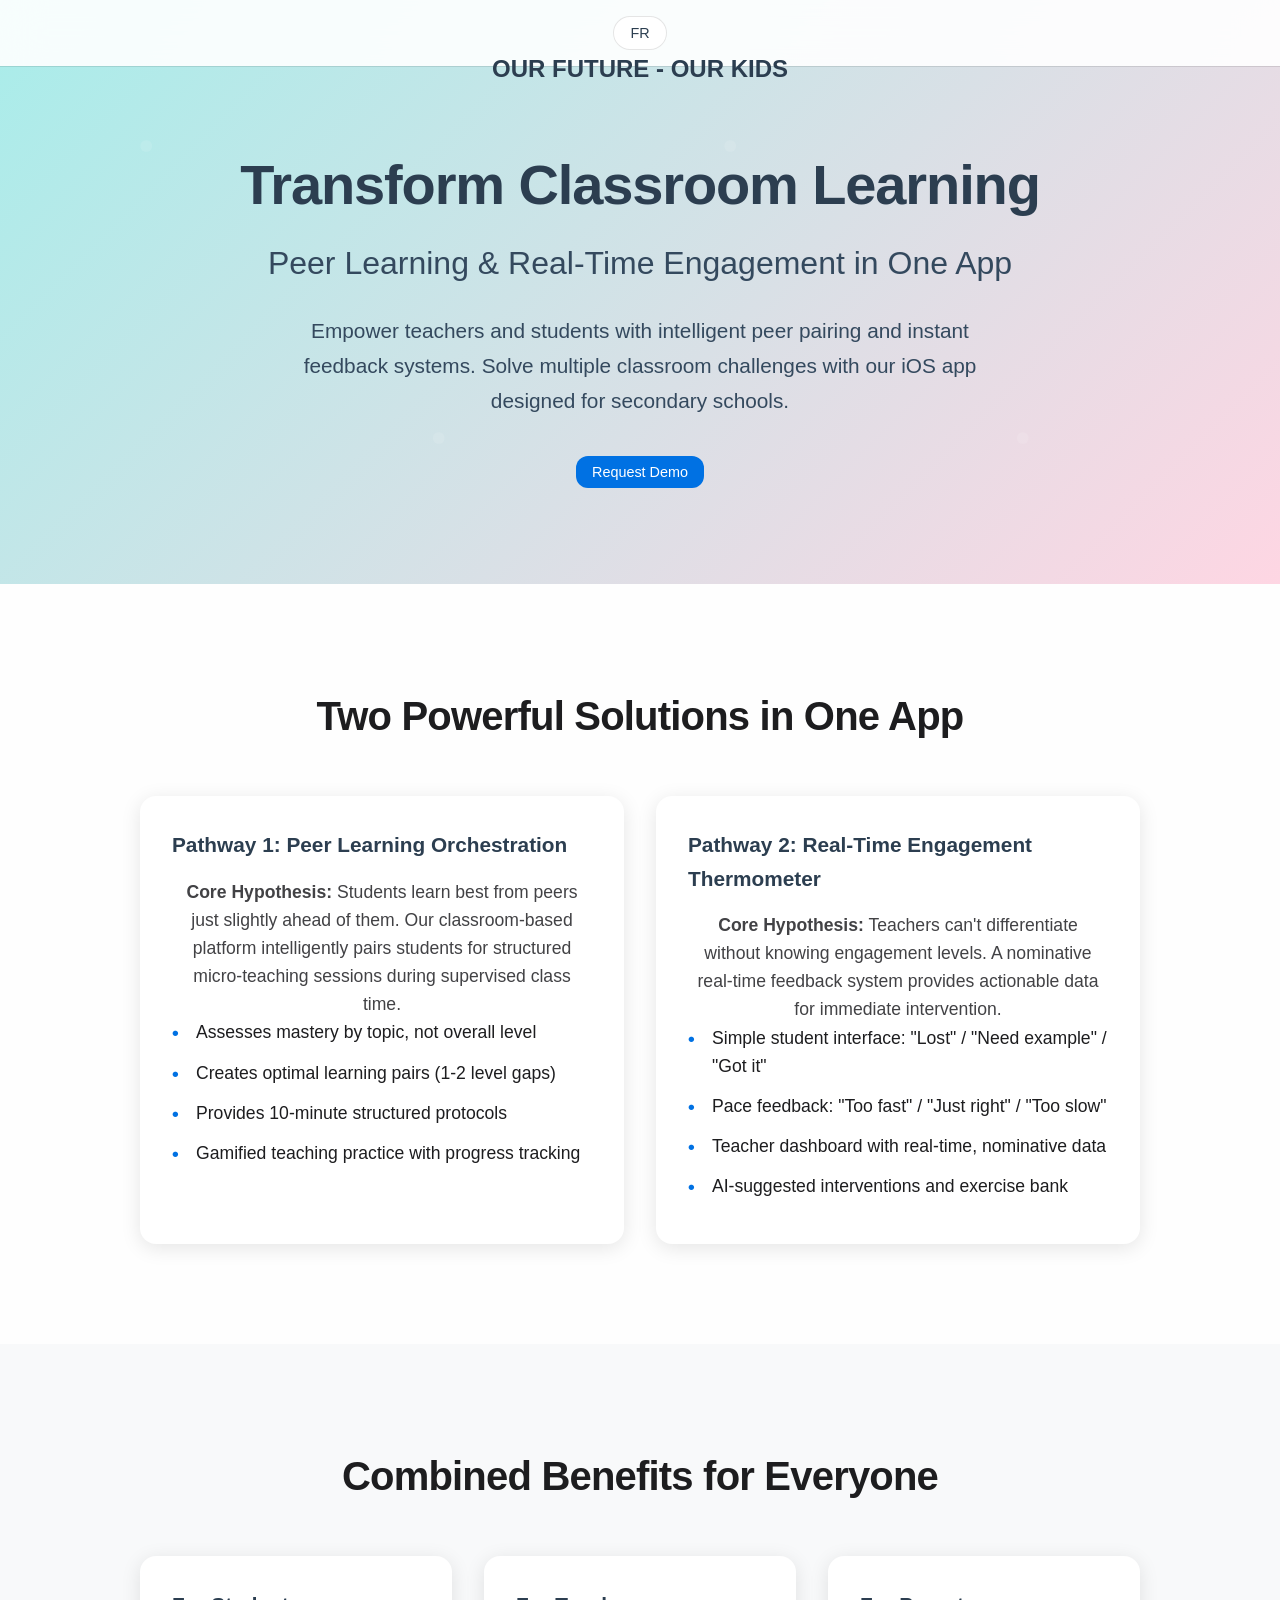
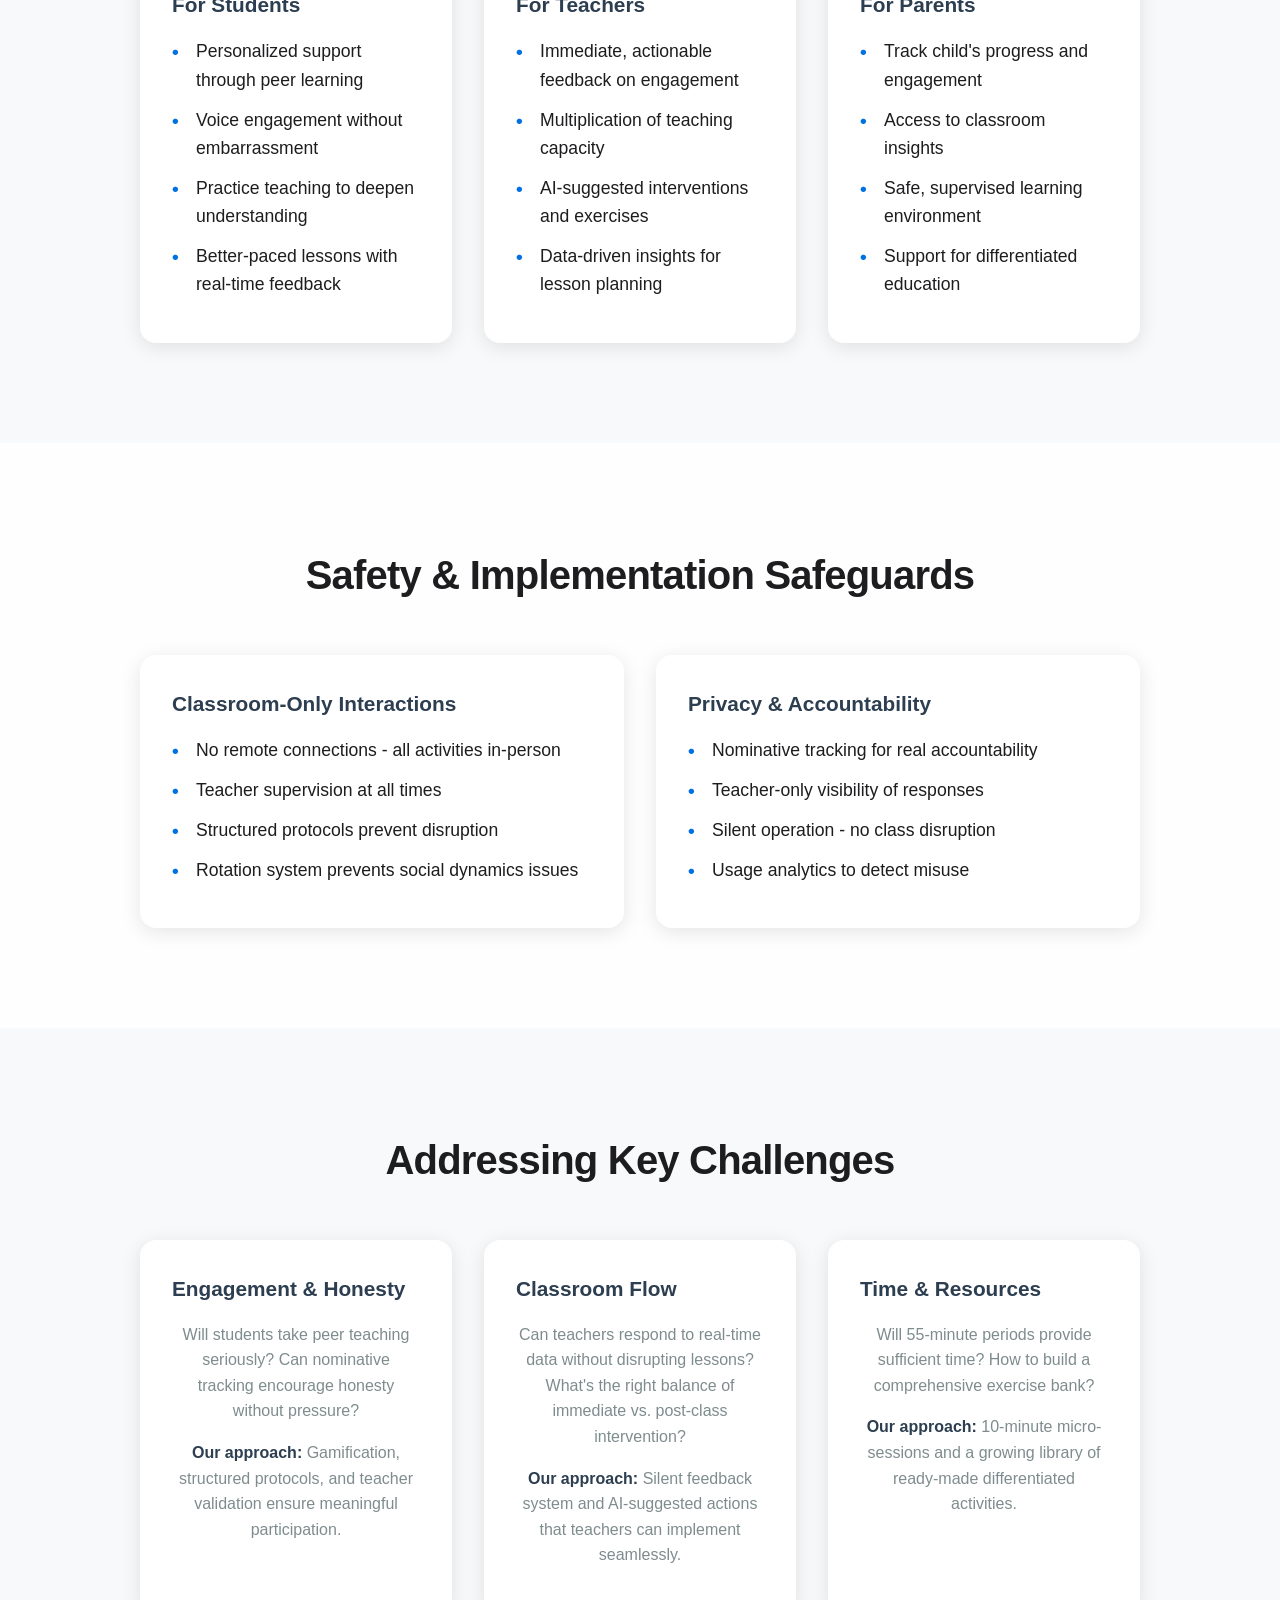
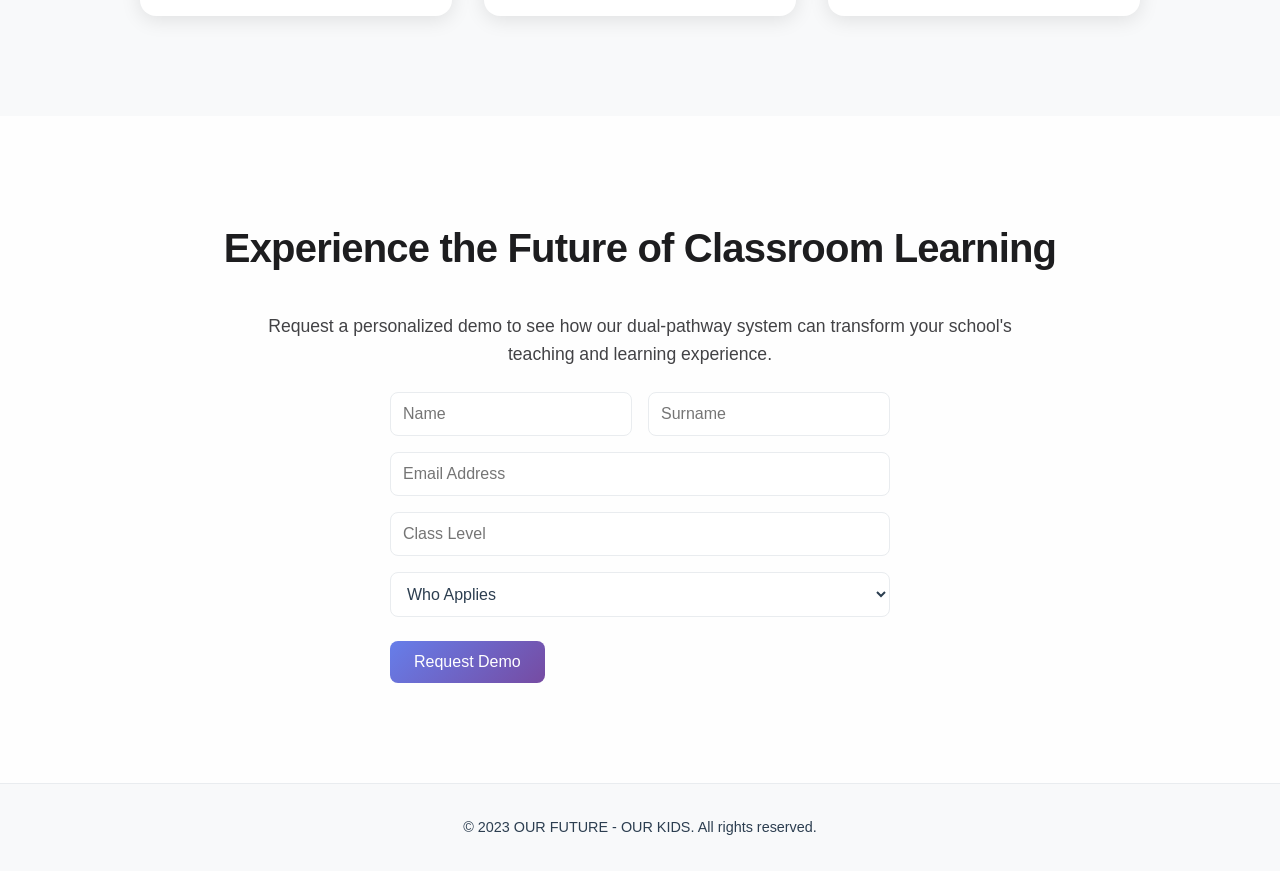
<file: index.html>
<!DOCTYPE html>
<html lang="en">
<head>
    <meta charset="UTF-8">
    <meta name="viewport" content="width=device-width, initial-scale=1.0">
    <title>Peer Learning Orchestration System</title>
    <link rel="stylesheet" href="styles.css">
</head>
<body>
    <header>
        <nav>
            <div class="container">
                <button id="lang-switch" class="lang-button">FR</button>
                <h1>OUR FUTURE - OUR KIDS</h1>
            </div>
        </nav>
    </header>

    <section id="hero" class="hero">
        <div class="container">
            <h1>Transform Classroom Learning</h1>
            <h2>Peer Learning & Real-Time Engagement in One App</h2>
            <p>Empower teachers and students with intelligent peer pairing and instant feedback systems. Solve multiple classroom challenges with our iOS app designed for secondary schools.</p>
            <a href="#demo" class="cta-button primary">Request Demo</a>
        </div>
    </section>

    <section id="solutions" class="section">
        <div class="container">
            <h3>Two Powerful Solutions in One App</h3>
            <div class="solutions-grid">
                <div class="solution-card">
                    <h4>Pathway 1: Peer Learning Orchestration</h4>
                    <p><strong>Core Hypothesis:</strong> Students learn best from peers just slightly ahead of them. Our classroom-based platform intelligently pairs students for structured micro-teaching sessions during supervised class time.</p>
                    <ul>
                        <li>Assesses mastery by topic, not overall level</li>
                        <li>Creates optimal learning pairs (1-2 level gaps)</li>
                        <li>Provides 10-minute structured protocols</li>
                        <li>Gamified teaching practice with progress tracking</li>
                    </ul>
                </div>
                <div class="solution-card">
                    <h4>Pathway 2: Real-Time Engagement Thermometer</h4>
                    <p><strong>Core Hypothesis:</strong> Teachers can't differentiate without knowing engagement levels. A nominative real-time feedback system provides actionable data for immediate intervention.</p>
                    <ul>
                        <li>Simple student interface: "Lost" / "Need example" / "Got it"</li>
                        <li>Pace feedback: "Too fast" / "Just right" / "Too slow"</li>
                        <li>Teacher dashboard with real-time, nominative data</li>
                        <li>AI-suggested interventions and exercise bank</li>
                    </ul>
                </div>
            </div>
        </div>
    </section>

    <section id="benefits" class="section">
        <div class="container">
            <h3>Combined Benefits for Everyone</h3>
            <div class="benefits-grid">
                <div class="benefit-item">
                    <h4>For Students</h4>
                    <ul>
                        <li>Personalized support through peer learning</li>
                        <li>Voice engagement without embarrassment</li>
                        <li>Practice teaching to deepen understanding</li>
                        <li>Better-paced lessons with real-time feedback</li>
                    </ul>
                </div>
                <div class="benefit-item">
                    <h4>For Teachers</h4>
                    <ul>
                        <li>Immediate, actionable feedback on engagement</li>
                        <li>Multiplication of teaching capacity</li>
                        <li>AI-suggested interventions and exercises</li>
                        <li>Data-driven insights for lesson planning</li>
                    </ul>
                </div>
                <div class="benefit-item">
                    <h4>For Parents</h4>
                    <ul>
                        <li>Track child's progress and engagement</li>
                        <li>Access to classroom insights</li>
                        <li>Safe, supervised learning environment</li>
                        <li>Support for differentiated education</li>
                    </ul>
                </div>
            </div>
        </div>
    </section>

    <section id="safeguards" class="section">
        <div class="container">
            <h3>Safety & Implementation Safeguards</h3>
            <div class="safeguards-grid">
                <div class="safeguard-item">
                    <h4>Classroom-Only Interactions</h4>
                    <ul>
                        <li>No remote connections - all activities in-person</li>
                        <li>Teacher supervision at all times</li>
                        <li>Structured protocols prevent disruption</li>
                        <li>Rotation system prevents social dynamics issues</li>
                    </ul>
                </div>
                <div class="safeguard-item">
                    <h4>Privacy & Accountability</h4>
                    <ul>
                        <li>Nominative tracking for real accountability</li>
                        <li>Teacher-only visibility of responses</li>
                        <li>Silent operation - no class disruption</li>
                        <li>Usage analytics to detect misuse</li>
                    </ul>
                </div>
            </div>
        </div>
    </section>

    <section id="uncertainties" class="section">
        <div class="container">
            <h3>Addressing Key Challenges</h3>
            <div class="challenges-grid">
                <div class="challenge-item">
                    <h4>Engagement & Honesty</h4>
                    <p>Will students take peer teaching seriously? Can nominative tracking encourage honesty without pressure?</p>
                    <p><strong>Our approach:</strong> Gamification, structured protocols, and teacher validation ensure meaningful participation.</p>
                </div>
                <div class="challenge-item">
                    <h4>Classroom Flow</h4>
                    <p>Can teachers respond to real-time data without disrupting lessons? What's the right balance of immediate vs. post-class intervention?</p>
                    <p><strong>Our approach:</strong> Silent feedback system and AI-suggested actions that teachers can implement seamlessly.</p>
                </div>
                <div class="challenge-item">
                    <h4>Time & Resources</h4>
                    <p>Will 55-minute periods provide sufficient time? How to build a comprehensive exercise bank?</p>
                    <p><strong>Our approach:</strong> 10-minute micro-sessions and a growing library of ready-made differentiated activities.</p>
                </div>
            </div>
        </div>
    </section>

    <section id="demo" class="section">
        <div class="container">
            <h3>Experience the Future of Classroom Learning</h3>
            <p>Request a personalized demo to see how our dual-pathway system can transform your school's teaching and learning experience.</p>
            <form id="demo-form" class="demo-form">
                <div class="form-row">
                    <input type="text" id="name" name="name" placeholder="Name" required>
                    <input type="text" id="surname" name="surname" placeholder="Surname" required>
                </div>
                <input type="email" id="email" name="email" placeholder="Email Address" required>
                <input type="text" id="class-level" name="class-level" placeholder="Class Level" required>
                <select id="role" name="role" required>
                    <option value="">Who Applies</option>
                    <option value="teacher">Teacher</option>
                    <option value="parent">Parent</option>
                    <option value="student">Student</option>
                    <option value="other">Other</option>
                </select>
                <button type="submit" class="cta-button primary">Request Demo</button>
            </form>
        </div>
    </section>



    <footer>
        <div class="container">
            <p>&copy; 2023 OUR FUTURE - OUR KIDS. All rights reserved.</p>
        </div>
    </footer>

    <script src="script.js"></script>
</body>
</html>
</file>
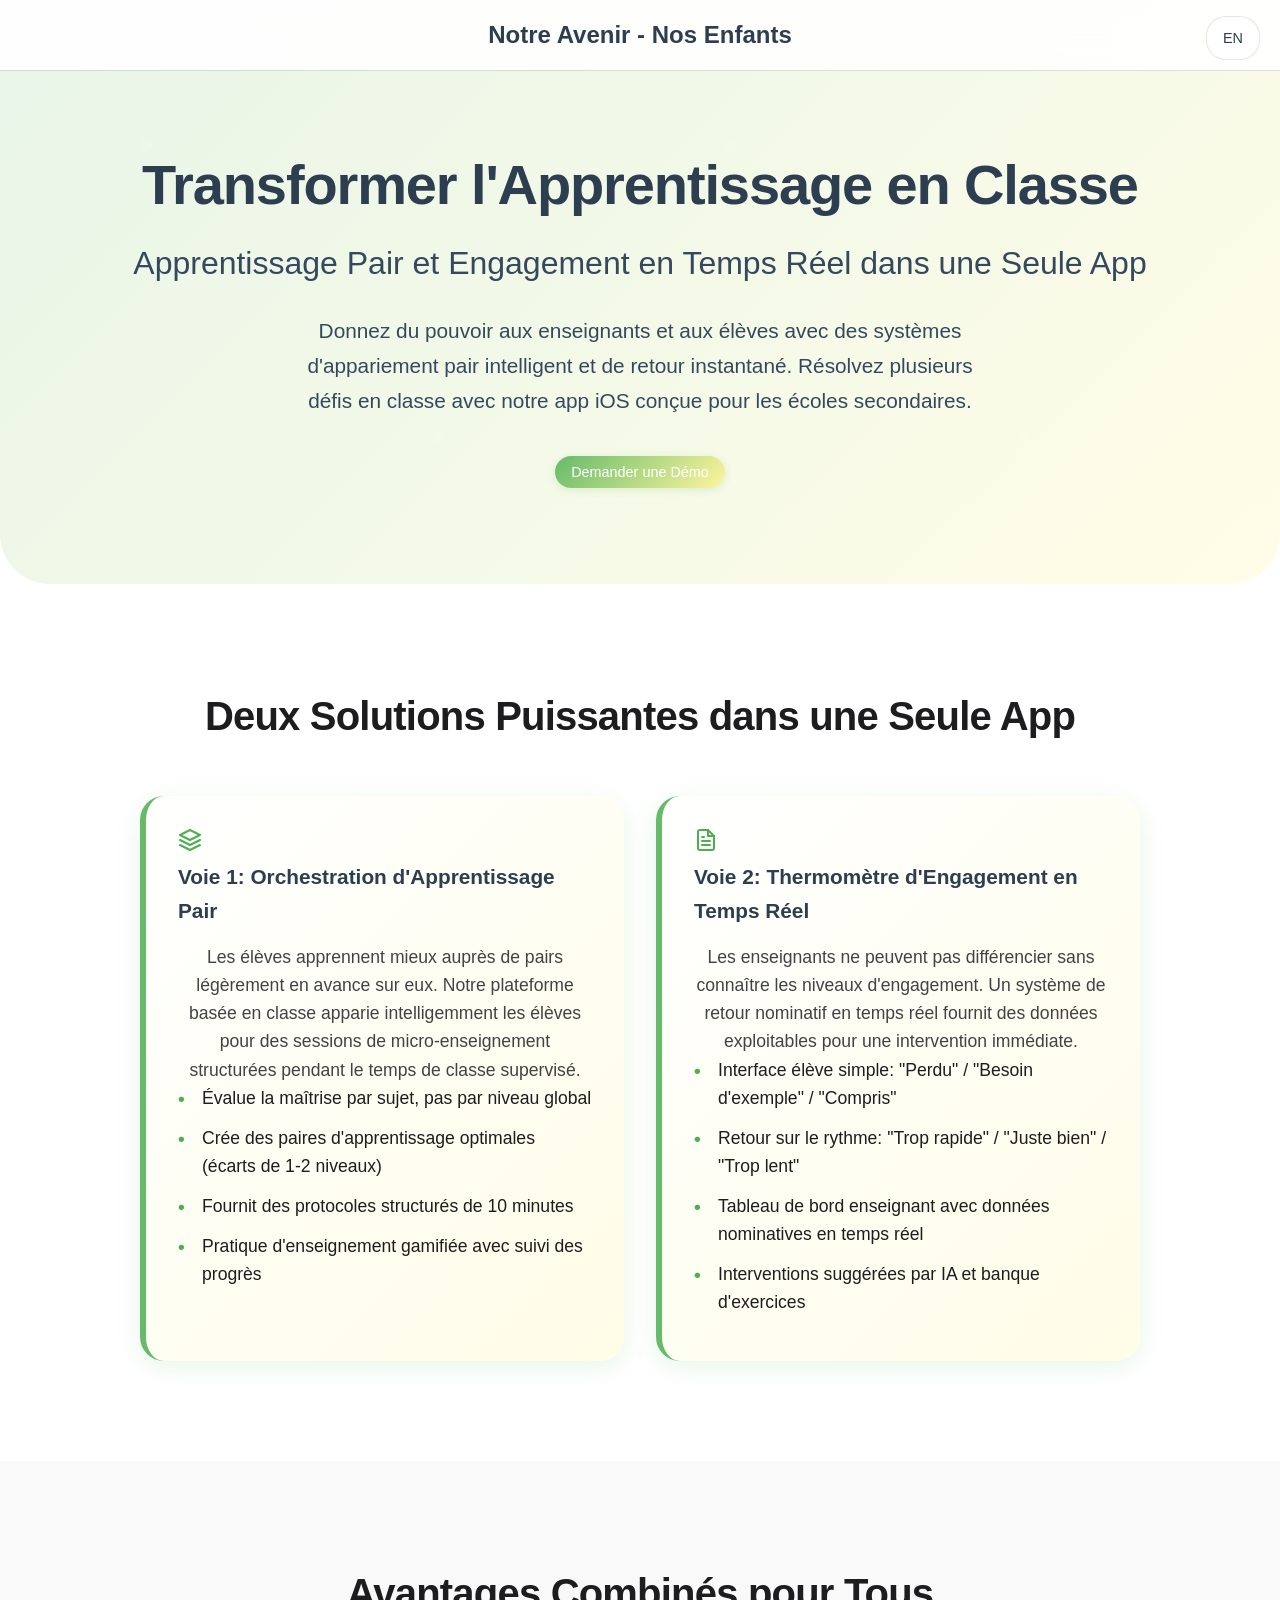
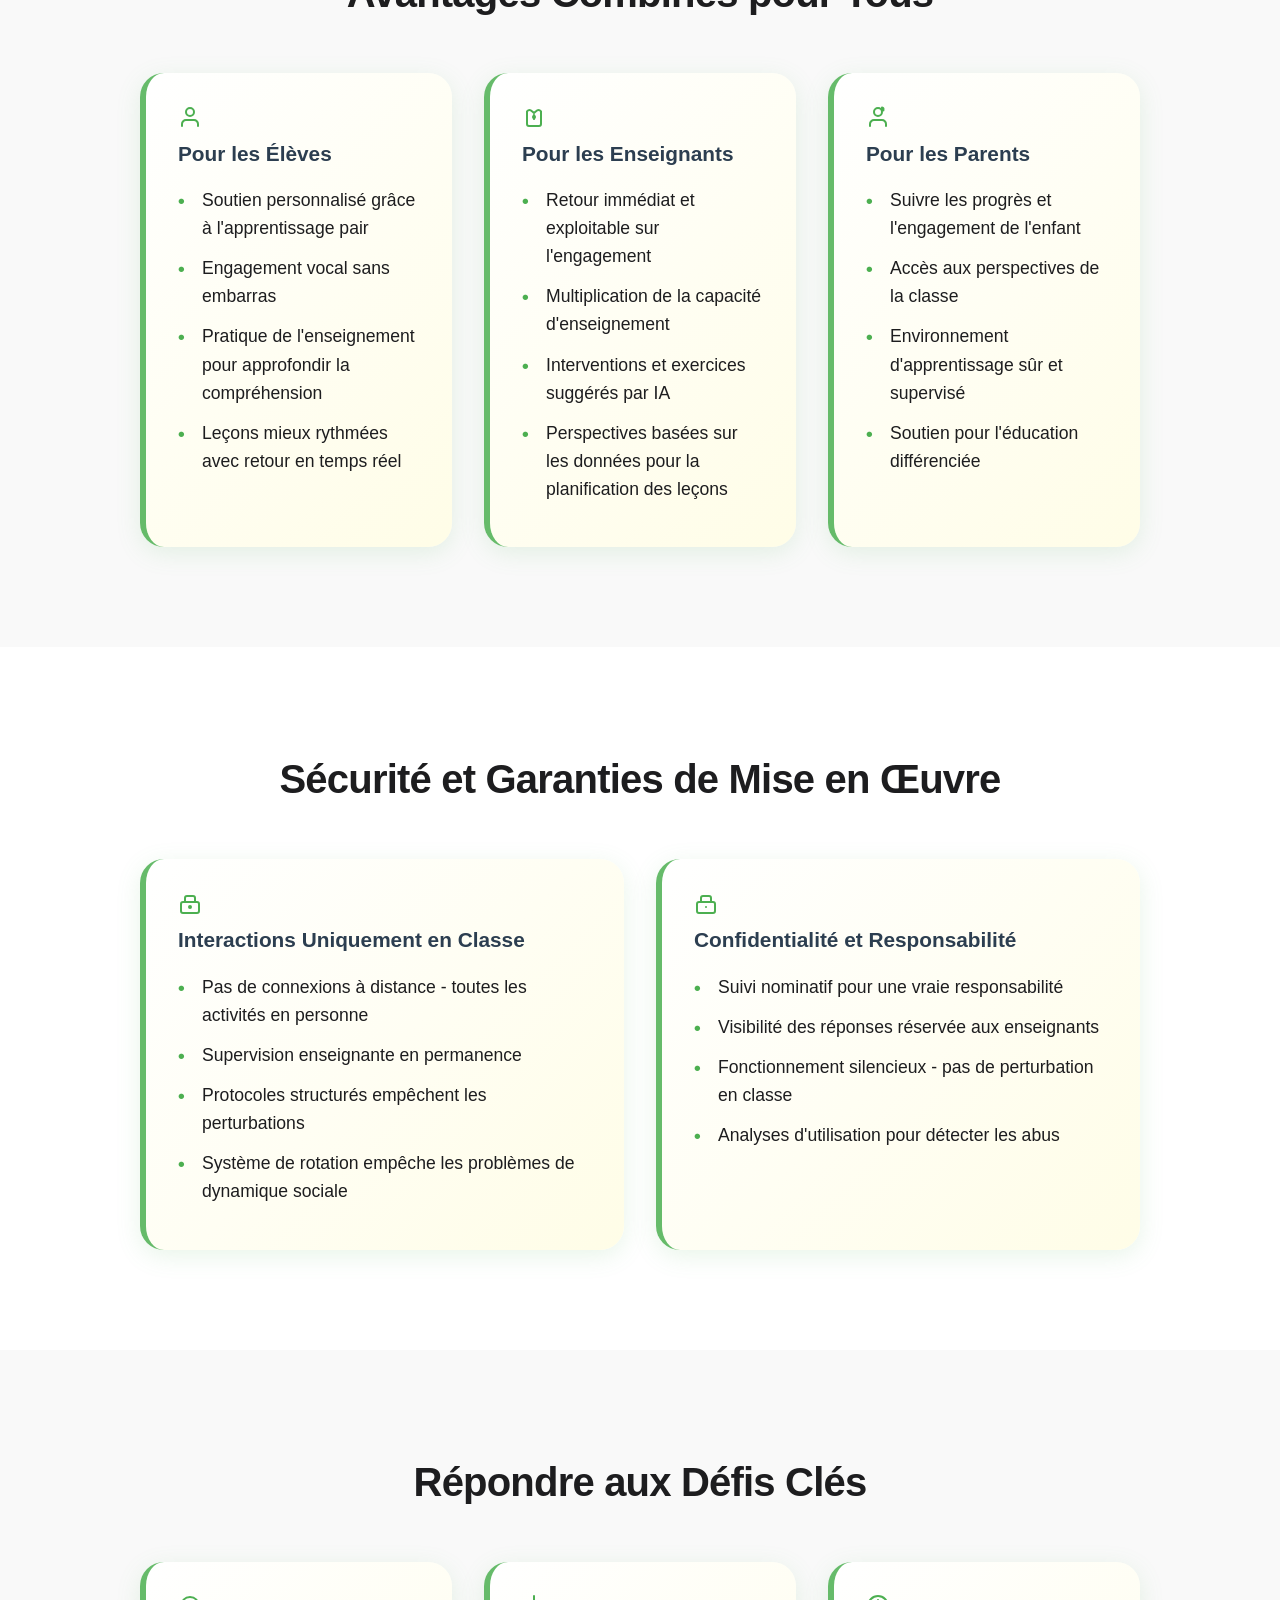
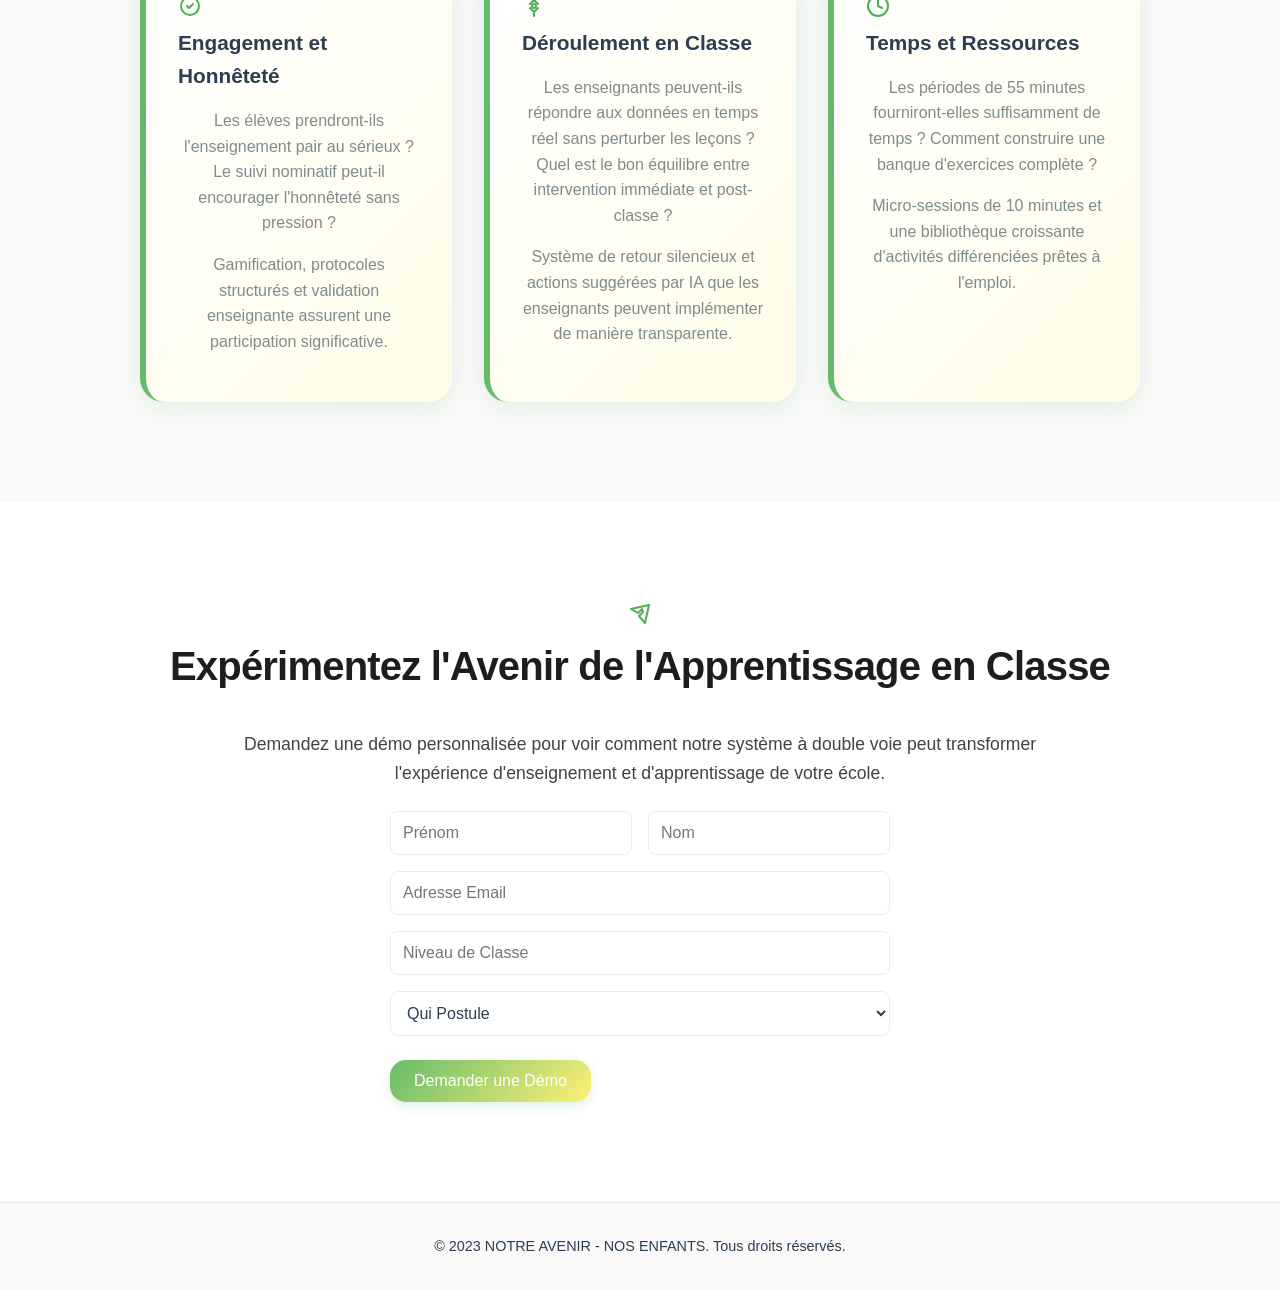
<file: docs/index.html>
<!DOCTYPE html>
<html lang="fr">
<head>
    <meta charset="UTF-8">
    <meta name="viewport" content="width=device-width, initial-scale=1.0">
    <title>Système d'Orchestration d'Apprentissage Pair</title>
    <link rel="stylesheet" href="styles.css">
</head>
<body>
    <header>
        <nav>
            <div class="container">
                <h1>Notre Avenir - Nos Enfants</h1>
                <button id="lang-switch" class="lang-button">EN</button>
            </div>
        </nav>
    </header>

    <section id="hero" class="hero">
        <div class="container">
            <h1>Transformer l'Apprentissage en Classe</h1>
            <h2>Apprentissage Pair et Engagement en Temps Réel dans une Seule App</h2>
            <p>Donnez du pouvoir aux enseignants et aux élèves avec des systèmes d'appariement pair intelligent et de retour instantané. Résolvez plusieurs défis en classe avec notre app iOS conçue pour les écoles secondaires.</p>
            <a href="#demo" class="cta-button primary">Demander une Démo</a>
        </div>
    </section>

    <section id="solutions" class="section">
        <div class="container">
            <h3>Deux Solutions Puissantes dans une Seule App</h3>
            <div class="solutions-grid">
                <div class="solution-card">
                    <svg class="section-icon" viewBox="0 0 24 24" fill="none" xmlns="http://www.w3.org/2000/svg">
                        <path d="M12 2L2 7L12 12L22 7L12 2Z" stroke="#4CAF50" stroke-width="2" stroke-linecap="round" stroke-linejoin="round"/>
                        <path d="M2 17L12 22L22 17" stroke="#4CAF50" stroke-width="2" stroke-linecap="round" stroke-linejoin="round"/>
                        <path d="M2 12L12 17L22 12" stroke="#4CAF50" stroke-width="2" stroke-linecap="round" stroke-linejoin="round"/>
                    </svg>
                    <h4>Voie 1: Orchestration d'Apprentissage Pair</h4>
                    <p><strong>Hypothèse Centrale:</strong> Les élèves apprennent mieux auprès de pairs légèrement en avance sur eux. Notre plateforme basée en classe apparie intelligemment les élèves pour des sessions de micro-enseignement structurées pendant le temps de classe supervisé.</p>
                    <ul>
                        <li>Évalue la maîtrise par sujet, pas par niveau global</li>
                        <li>Crée des paires d'apprentissage optimales (écarts de 1-2 niveaux)</li>
                        <li>Fournit des protocoles structurés de 10 minutes</li>
                        <li>Pratique d'enseignement gamifiée avec suivi des progrès</li>
                    </ul>
                </div>
                <div class="solution-card">
                    <svg class="section-icon" viewBox="0 0 24 24" fill="none" xmlns="http://www.w3.org/2000/svg">
                        <path d="M14 2H6C4.89543 2 4 2.89543 4 4V20C4 21.1046 4.89543 22 6 22H18C19.1046 22 20 21.1046 20 20V8L14 2Z" stroke="#4CAF50" stroke-width="2" stroke-linecap="round" stroke-linejoin="round"/>
                        <polyline points="14,2 14,8 20,8" stroke="#4CAF50" stroke-width="2" stroke-linecap="round" stroke-linejoin="round"/>
                        <line x1="16" y1="13" x2="8" y2="13" stroke="#4CAF50" stroke-width="2" stroke-linecap="round" stroke-linejoin="round"/>
                        <line x1="16" y1="17" x2="8" y2="17" stroke="#4CAF50" stroke-width="2" stroke-linecap="round" stroke-linejoin="round"/>
                        <polyline points="10,9 9,9 8,9" stroke="#4CAF50" stroke-width="2" stroke-linecap="round" stroke-linejoin="round"/>
                    </svg>
                    <h4>Voie 2: Thermomètre d'Engagement en Temps Réel</h4>
                    <p><strong>Hypothèse Centrale:</strong> Les enseignants ne peuvent pas différencier sans connaître les niveaux d'engagement. Un système de retour nominatif en temps réel fournit des données exploitables pour une intervention immédiate.</p>
                    <ul>
                        <li>Interface élève simple: "Perdu" / "Besoin d'exemple" / "Compris"</li>
                        <li>Retour sur le rythme: "Trop rapide" / "Juste bien" / "Trop lent"</li>
                        <li>Tableau de bord enseignant avec données nominatives en temps réel</li>
                        <li>Interventions suggérées par IA et banque d'exercices</li>
                    </ul>
                </div>
            </div>
        </div>
    </section>

    <section id="benefits" class="section">
        <div class="container">
            <h3>Avantages Combinés pour Tous</h3>
            <div class="benefits-grid">
                <div class="benefit-item">
                    <svg class="section-icon" viewBox="0 0 24 24" fill="none" xmlns="http://www.w3.org/2000/svg">
                        <path d="M20 21V19C20 17.9391 19.5786 16.9217 18.8284 16.1716C18.0783 15.4214 17.0609 15 16 15H8C6.93913 15 5.92172 15.4214 5.17157 16.1716C4.42143 16.9217 4 17.9391 4 19V21" stroke="#4CAF50" stroke-width="2" stroke-linecap="round" stroke-linejoin="round"/>
                        <path d="M12 11C14.2091 11 16 9.20914 16 7C16 4.79086 14.2091 3 12 3C9.79086 3 8 4.79086 8 7C8 9.20914 9.79086 11 12 11Z" stroke="#4CAF50" stroke-width="2" stroke-linecap="round" stroke-linejoin="round"/>
                    </svg>
                    <h4>Pour les Élèves</h4>
                    <ul>
                        <li>Soutien personnalisé grâce à l'apprentissage pair</li>
                        <li>Engagement vocal sans embarras</li>
                        <li>Pratique de l'enseignement pour approfondir la compréhension</li>
                        <li>Leçons mieux rythmées avec retour en temps réel</li>
                    </ul>
                </div>
                <div class="benefit-item">
                    <svg class="section-icon" viewBox="0 0 24 24" fill="none" xmlns="http://www.w3.org/2000/svg">
                        <path d="M12 14L11 12H13L12 10L11 12H13L12 14Z" stroke="#4CAF50" stroke-width="2" stroke-linecap="round" stroke-linejoin="round"/>
                        <path d="M19 6.3C18.4 5.6 17.5 5 16.5 5C15.5 5 14.6 5.6 14 6.3L12 8L10 6.3C9.4 5.6 8.5 5 7.5 5C6.5 5 5.6 5.6 5 6.3V19C5 20.1 5.9 21 7 21H17C18.1 21 19 20.1 19 19V6.3Z" stroke="#4CAF50" stroke-width="2" stroke-linecap="round" stroke-linejoin="round"/>
                    </svg>
                    <h4>Pour les Enseignants</h4>
                    <ul>
                        <li>Retour immédiat et exploitable sur l'engagement</li>
                        <li>Multiplication de la capacité d'enseignement</li>
                        <li>Interventions et exercices suggérés par IA</li>
                        <li>Perspectives basées sur les données pour la planification des leçons</li>
                    </ul>
                </div>
                <div class="benefit-item">
                    <svg class="section-icon" viewBox="0 0 24 24" fill="none" xmlns="http://www.w3.org/2000/svg">
                        <path d="M20 21V19C20 17.9391 19.5786 16.9217 18.8284 16.1716C18.0783 15.4214 17.0609 15 16 15H8C6.93913 15 5.92172 15.4214 5.17157 16.1716C4.42143 16.9217 4 17.9391 4 19V21" stroke="#4CAF50" stroke-width="2" stroke-linecap="round" stroke-linejoin="round"/>
                        <path d="M12 11C14.2091 11 16 9.20914 16 7C16 4.79086 14.2091 3 12 3C9.79086 3 8 4.79086 8 7C8 9.20914 9.79086 11 12 11Z" stroke="#4CAF50" stroke-width="2" stroke-linecap="round" stroke-linejoin="round"/>
                        <path d="M16 3.5C16.8284 3.5 17.5 4.17157 17.5 5C17.5 5.27614 17.2761 5.5 17 5.5C16.7239 5.5 16.5 5.27614 16.5 5C16.5 4.72386 16.7239 4.5 17 4.5C17.2761 4.5 17.5 4.27614 17.5 4C17.5 3.17157 16.8284 2.5 16 2.5V3.5Z" stroke="#4CAF50" stroke-width="2" stroke-linecap="round" stroke-linejoin="round"/>
                    </svg>
                    <h4>Pour les Parents</h4>
                    <ul>
                        <li>Suivre les progrès et l'engagement de l'enfant</li>
                        <li>Accès aux perspectives de la classe</li>
                        <li>Environnement d'apprentissage sûr et supervisé</li>
                        <li>Soutien pour l'éducation différenciée</li>
                    </ul>
                </div>
            </div>
        </div>
    </section>

    <section id="safeguards" class="section">
        <div class="container">
            <h3>Sécurité et Garanties de Mise en Œuvre</h3>
            <div class="safeguards-grid">
                <div class="safeguard-item">
                    <svg class="section-icon" viewBox="0 0 24 24" fill="none" xmlns="http://www.w3.org/2000/svg">
                        <rect x="3" y="11" width="18" height="11" rx="2" ry="2" stroke="#4CAF50" stroke-width="2"/>
                        <circle cx="12" cy="16" r="1" stroke="#4CAF50" stroke-width="2"/>
                        <path d="M7 11V7C7 5.89543 7.89543 5 9 5H15C16.1046 5 17 5.89543 17 7V11" stroke="#4CAF50" stroke-width="2"/>
                    </svg>
                    <h4>Interactions Uniquement en Classe</h4>
                    <ul>
                        <li>Pas de connexions à distance - toutes les activités en personne</li>
                        <li>Supervision enseignante en permanence</li>
                        <li>Protocoles structurés empêchent les perturbations</li>
                        <li>Système de rotation empêche les problèmes de dynamique sociale</li>
                    </ul>
                </div>
                <div class="safeguard-item">
                    <svg class="section-icon" viewBox="0 0 24 24" fill="none" xmlns="http://www.w3.org/2000/svg">
                        <rect x="3" y="11" width="18" height="11" rx="2" ry="2" stroke="#4CAF50" stroke-width="2"/>
                        <path d="M7 11V7C7 5.89543 7.89543 5 9 5H15C16.1046 5 17 5.89543 17 7V11" stroke="#4CAF50" stroke-width="2"/>
                        <path d="M12 16V16.01" stroke="#4CAF50" stroke-width="2" stroke-linecap="round"/>
                    </svg>
                    <h4>Confidentialité et Responsabilité</h4>
                    <ul>
                        <li>Suivi nominatif pour une vraie responsabilité</li>
                        <li>Visibilité des réponses réservée aux enseignants</li>
                        <li>Fonctionnement silencieux - pas de perturbation en classe</li>
                        <li>Analyses d'utilisation pour détecter les abus</li>
                    </ul>
                </div>
            </div>
        </div>
    </section>

    <section id="uncertainties" class="section">
        <div class="container">
            <h3>Répondre aux Défis Clés</h3>
            <div class="challenges-grid">
                <div class="challenge-item">
                    <svg class="section-icon" viewBox="0 0 24 24" fill="none" xmlns="http://www.w3.org/2000/svg">
                        <path d="M9 12L11 14L15 10" stroke="#4CAF50" stroke-width="2" stroke-linecap="round" stroke-linejoin="round"/>
                        <path d="M21 12C21 16.9706 16.9706 21 12 21C7.02944 21 3 16.9706 3 12C3 7.02944 7.02944 3 12 3C16.9706 3 21 7.02944 21 12Z" stroke="#4CAF50" stroke-width="2"/>
                    </svg>
                    <h4>Engagement et Honnêteté</h4>
                    <p>Les élèves prendront-ils l'enseignement pair au sérieux ? Le suivi nominatif peut-il encourager l'honnêteté sans pression ?</p>
                    <p><strong>Notre approche:</strong> Gamification, protocoles structurés et validation enseignante assurent une participation significative.</p>
                </div>
                <div class="challenge-item">
                    <svg class="section-icon" viewBox="0 0 24 24" fill="none" xmlns="http://www.w3.org/2000/svg">
                        <path d="M12 2V6M12 6L8 10M12 6L16 10" stroke="#4CAF50" stroke-width="2" stroke-linecap="round" stroke-linejoin="round"/>
                        <path d="M12 22V18M12 18L8 14M12 18L16 14" stroke="#4CAF50" stroke-width="2" stroke-linecap="round" stroke-linejoin="round"/>
                        <circle cx="12" cy="12" r="2" stroke="#4CAF50" stroke-width="2"/>
                    </svg>
                    <h4>Déroulement en Classe</h4>
                    <p>Les enseignants peuvent-ils répondre aux données en temps réel sans perturber les leçons ? Quel est le bon équilibre entre intervention immédiate et post-classe ?</p>
                    <p><strong>Notre approche:</strong> Système de retour silencieux et actions suggérées par IA que les enseignants peuvent implémenter de manière transparente.</p>
                </div>
                <div class="challenge-item">
                    <svg class="section-icon" viewBox="0 0 24 24" fill="none" xmlns="http://www.w3.org/2000/svg">
                        <circle cx="12" cy="12" r="10" stroke="#4CAF50" stroke-width="2"/>
                        <polyline points="12,6 12,12 16,14" stroke="#4CAF50" stroke-width="2" stroke-linecap="round" stroke-linejoin="round"/>
                    </svg>
                    <h4>Temps et Ressources</h4>
                    <p>Les périodes de 55 minutes fourniront-elles suffisamment de temps ? Comment construire une banque d'exercices complète ?</p>
                    <p><strong>Notre approche:</strong> Micro-sessions de 10 minutes et une bibliothèque croissante d'activités différenciées prêtes à l'emploi.</p>
                </div>
            </div>
        </div>
    </section>

    <section id="demo" class="section">
        <div class="container">
            <svg class="section-icon demo-icon" viewBox="0 0 24 24" fill="none" xmlns="http://www.w3.org/2000/svg">
                <path d="M15 10L11 14L17 21L21 3L3 7L10 11L14 7L15 10Z" stroke="#4CAF50" stroke-width="2" stroke-linecap="round" stroke-linejoin="round"/>
            </svg>
            <h3>Expérimentez l'Avenir de l'Apprentissage en Classe</h3>
            <p>Demandez une démo personnalisée pour voir comment notre système à double voie peut transformer l'expérience d'enseignement et d'apprentissage de votre école.</p>
            <form id="demo-form" class="demo-form" action="https://script.google.com/macros/s/AKfycbywDI2TwG_VMje1R109LkhyMMhOArxcsDr4th6NX97cbQiikYm3amThhm4vv_QKkzen/exec" method="POST">
                <div class="form-row">
                    <input type="text" id="name" name="name" placeholder="Prénom" required>
                    <input type="text" id="surname" name="surname" placeholder="Nom" required>
                </div>
                <input type="email" id="email" name="email" placeholder="Adresse Email" required>
                <input type="text" id="class-level" name="class-level" placeholder="Niveau de Classe" required>
                <select id="role" name="role" required>
                    <option value="">Qui Postule</option>
                    <option value="teacher">Enseignant</option>
                    <option value="parent">Parent</option>
                    <option value="student">Élève</option>
                    <option value="other">Autre</option>
                </select>
                <button type="submit" class="cta-button primary">Demander une Démo</button>
            </form>
        </div>
    </section>



    <footer>
        <div class="container">
            <p>&copy; 2023 NOTRE AVENIR - NOS ENFANTS. Tous droits réservés.</p>
        </div>
    </footer>

    <script src="script.js"></script>
</body>
</html>
</file>
<file: styles.css>
/* Reset and base styles */
* {
    margin: 0;
    padding: 0;
    box-sizing: border-box;
}

body {
    font-family: -apple-system, BlinkMacSystemFont, 'SF Pro Display', 'SF Pro Text', 'Helvetica Neue', Helvetica, Arial, sans-serif;
    line-height: 1.6;
    color: #2c3e50;
    background-color: #fefefe;
    -webkit-font-smoothing: antialiased;
    -moz-osx-font-smoothing: grayscale;
}

.container {
    max-width: 1200px;
    margin: 0 auto;
    padding: 0 20px;
}

/* Header and Navigation */
header {
    background-color: rgba(255, 255, 255, 0.9);
    backdrop-filter: blur(20px);
    -webkit-backdrop-filter: blur(20px);
    box-shadow: 0 1px 0 rgba(0, 0, 0, 0.1);
    position: fixed;
    width: 100%;
    top: 0;
    z-index: 1000;
}

nav {
    display: flex;
    justify-content: center;
    align-items: center;
    padding: 1rem 0;
    position: relative;
}

nav h1 {
    color: #2c3e50;
    font-weight: 600;
    font-size: 1.5rem;
    position: absolute;
    left: 50%;
    transform: translateX(-50%);
}

.cta-button {
    background-color: #0071e3;
    color: #fff;
    padding: 0.5rem 1rem;
    text-decoration: none;
    border-radius: 12px;
    transition: all 0.3s ease;
    font-weight: 400;
    font-size: 0.9rem;
}

.cta-button:hover {
    background-color: #0077ed;
    transform: translateY(-1px);
    box-shadow: 0 4px 12px rgba(0, 113, 227, 0.3);
}

.cta-button.primary {
    background-color: #0071e3;
}

.cta-button.primary:hover {
    background-color: #0077ed;
}

.cta-button.secondary {
    background-color: transparent;
    color: #0071e3;
    border: 1px solid #0071e3;
}

.cta-button.secondary:hover {
    background-color: #0071e3;
    color: #fff;
}

.lang-button {
    background-color: rgba(255, 255, 255, 0.8);
    color: #2c3e50;
    border: 1px solid rgba(0, 0, 0, 0.1);
    padding: 0.5rem 1rem;
    border-radius: 20px;
    cursor: pointer;
    transition: all 0.3s ease;
    font-weight: 500;
    font-size: 0.9rem;
    backdrop-filter: blur(10px);
    -webkit-backdrop-filter: blur(10px);
}

.lang-button:hover {
    background-color: rgba(255, 255, 255, 0.9);
    border-color: rgba(0, 0, 0, 0.2);
    transform: scale(1.05);
}

/* Hero Section */
.hero {
    background: linear-gradient(135deg, #a8edea 0%, #fed6e3 100%);
    color: #2c3e50;
    padding: 140px 0 100px;
    text-align: center;
    position: relative;
    overflow: hidden;
}

.hero::before {
    content: '';
    position: absolute;
    top: 0;
    left: 0;
    right: 0;
    bottom: 0;
    background: url('data:image/svg+xml,<svg xmlns="http://www.w3.org/2000/svg" viewBox="0 0 100 100"><defs><pattern id="grain" width="100" height="100" patternUnits="userSpaceOnUse"><circle cx="25" cy="25" r="1" fill="%23ffffff" opacity="0.1"/><circle cx="75" cy="75" r="1" fill="%23ffffff" opacity="0.1"/><circle cx="50" cy="10" r="0.5" fill="%23ffffff" opacity="0.05"/></pattern></defs><rect width="100" height="100" fill="url(%23grain)"/></svg>');
    pointer-events: none;
}

.hero h1 {
    font-size: 3.5rem;
    font-weight: 700;
    margin-bottom: 0.5rem;
    letter-spacing: -0.02em;
}

.hero h2 {
    font-size: 2rem;
    font-weight: 400;
    margin-bottom: 1.5rem;
    color: #34495e;
}

.hero p {
    font-size: 1.3rem;
    margin-bottom: 2.5rem;
    max-width: 700px;
    margin-left: auto;
    margin-right: auto;
    line-height: 1.7;
    color: #34495e;
}

.hero-buttons {
    display: flex;
    gap: 1rem;
    justify-content: center;
    flex-wrap: wrap;
}

/* Sections */
.section {
    padding: 100px 0;
    background-color: #fefefe;
}

.section:nth-child(even) {
    background-color: #f8f9fa;
}

.section h3 {
    font-size: 2.5rem;
    font-weight: 600;
    margin-bottom: 2rem;
    color: #1d1d1f;
    text-align: center;
    letter-spacing: -0.02em;
}

.section h4 {
    font-size: 1.5rem;
    font-weight: 600;
    margin-bottom: 1rem;
    color: #1d1d1f;
}

.section ul {
    list-style-type: none;
    padding-left: 0;
    max-width: 800px;
    margin: 0 auto;
}

.section li {
    margin-bottom: 0.75rem;
    padding-left: 1.5rem;
    position: relative;
    font-size: 1.1rem;
    line-height: 1.6;
    color: #1d1d1f;
}

.section li:before {
    content: "•";
    color: #0071e3;
    font-weight: bold;
    position: absolute;
    left: 0;
    font-size: 1.2rem;
}

.section p {
    max-width: 800px;
    margin: 0 auto;
    text-align: center;
    font-size: 1.1rem;
    line-height: 1.6;
    color: #424245;
}

/* CTA Section */
.cta-section {
    background: linear-gradient(135deg, #a8edea 0%, #fed6e3 100%);
    color: #2c3e50;
    text-align: center;
    position: relative;
    overflow: hidden;
}

.cta-section::before {
    content: '';
    position: absolute;
    top: 0;
    left: 0;
    right: 0;
    bottom: 0;
    background: url('data:image/svg+xml,<svg xmlns="http://www.w3.org/2000/svg" viewBox="0 0 100 100"><defs><pattern id="grain" width="100" height="100" patternUnits="userSpaceOnUse"><circle cx="25" cy="25" r="1" fill="%23ffffff" opacity="0.1"/><circle cx="75" cy="75" r="1" fill="%23ffffff" opacity="0.1"/><circle cx="50" cy="10" r="0.5" fill="%23ffffff" opacity="0.05"/></pattern></defs><rect width="100" height="100" fill="url(%23grain)"/></svg>');
    pointer-events: none;
}

.cta-section h3 {
    color: #2c3e50;
    font-size: 2.2rem;
    font-weight: 600;
    margin-bottom: 1rem;
}

.cta-section p {
    color: #34495e;
    font-size: 1.2rem;
    margin-bottom: 2rem;
}

.coming-soon {
    font-size: 0.9rem;
    color: #7f8c8d;
    margin-top: 1rem;
    font-weight: 400;
}

/* Footer */
footer {
    background-color: #f8f9fa;
    color: #2c3e50;
    text-align: center;
    padding: 2rem 0;
    border-top: 1px solid #e9ecef;
}

footer p {
    font-size: 0.9rem;
    margin: 0;
}

/* Grid layouts for new sections */
.solutions-grid, .benefits-grid, .safeguards-grid, .challenges-grid {
    display: grid;
    grid-template-columns: repeat(auto-fit, minmax(300px, 1fr));
    gap: 2rem;
    max-width: 1000px;
    margin: 3rem auto 0;
}

.solution-card, .benefit-item, .safeguard-item, .challenge-item {
    background: #ffffff;
    padding: 2rem;
    border-radius: 16px;
    box-shadow: 0 4px 20px rgba(0, 0, 0, 0.1);
    transition: transform 0.3s ease, box-shadow 0.3s ease;
}

.solution-card:hover, .benefit-item:hover, .safeguard-item:hover, .challenge-item:hover {
    transform: translateY(-4px);
    box-shadow: 0 8px 30px rgba(0, 0, 0, 0.12);
}

.solution-card h4, .benefit-item h4, .safeguard-item h4, .challenge-item h4 {
    color: #2c3e50;
    margin-bottom: 1rem;
    font-size: 1.3rem;
    font-weight: 600;
}

.challenge-item p {
    color: #7f8c8d;
    margin-bottom: 1rem;
    font-size: 1rem;
}

.challenge-item p strong {
    color: #2c3e50;
    font-weight: 600;
}

/* Modal styles */
.modal {
    display: none;
    position: fixed;
    z-index: 2000;
    left: 0;
    top: 0;
    width: 100%;
    height: 100%;
    background-color: rgba(0, 0, 0, 0.5);
    backdrop-filter: blur(4px);
    -webkit-backdrop-filter: blur(4px);
}

.modal-content {
    background-color: #ffffff;
    margin: 10% auto;
    padding: 2rem;
    border-radius: 16px;
    width: 90%;
    max-width: 500px;
    box-shadow: 0 20px 40px rgba(0, 0, 0, 0.1);
    animation: modalFadeIn 0.3s ease-out;
}

@keyframes modalFadeIn {
    from {
        opacity: 0;
        transform: translateY(-20px);
    }
    to {
        opacity: 1;
        transform: translateY(0);
    }
}

.close {
    color: #7f8c8d;
    float: right;
    font-size: 28px;
    font-weight: bold;
    cursor: pointer;
    transition: color 0.3s ease;
}

.close:hover {
    color: #2c3e50;
}

.demo-form {
    display: flex;
    flex-direction: column;
    gap: 1rem;
    margin-top: 1.5rem;
    max-width: 500px;
    margin-left: auto;
    margin-right: auto;
}

.form-row {
    display: flex;
    gap: 1rem;
}

.form-row input {
    flex: 1;
}

#demo-form input, #demo-form select {
    padding: 0.75rem;
    border: 1px solid #e9ecef;
    border-radius: 8px;
    font-size: 1rem;
    font-family: inherit;
    transition: border-color 0.3s ease;
    background-color: #ffffff;
    color: #2c3e50;
}

#demo-form input:focus, #demo-form select:focus {
    outline: none;
    border-color: #0071e3;
    box-shadow: 0 0 0 3px rgba(0, 113, 227, 0.1);
    background-color: #ffffff;
}

#demo-form button {
    align-self: flex-start;
    margin-top: 0.5rem;
    background: linear-gradient(135deg, #667eea 0%, #764ba2 100%);
    border: none;
    color: #fff;
    padding: 0.75rem 1.5rem;
    border-radius: 8px;
    font-size: 1rem;
    font-weight: 500;
    cursor: pointer;
    transition: transform 0.3s ease;
}

#demo-form button:hover {
    transform: translateY(-2px);
}

/* Responsive Design */
@media (max-width: 768px) {
    .hero h1 {
        font-size: 2.5rem;
    }

    .hero h2 {
        font-size: 1.5rem;
    }

    .hero p {
        font-size: 1.1rem;
    }

    .section h3 {
        font-size: 2rem;
    }

    .solutions-grid, .benefits-grid, .safeguards-grid, .challenges-grid {
        grid-template-columns: 1fr;
        gap: 1.5rem;
    }

    .solution-card, .benefit-item, .safeguard-item, .challenge-item {
        padding: 1.5rem;
    }

    nav {
        flex-direction: column;
        text-align: center;
    }

    nav h1 {
        margin-bottom: 1rem;
    }

    .hero-buttons {
        flex-direction: column;
        align-items: center;
    }

    .modal-content {
        margin: 5% auto;
        padding: 1.5rem;
    }
}
</file>
<file: docs/styles.css>
/* Reset and base styles */
* {
    margin: 0;
    padding: 0;
    box-sizing: border-box;
}

body {
    font-family: -apple-system, BlinkMacSystemFont, 'SF Pro Display', 'SF Pro Text', 'Helvetica Neue', Helvetica, Arial, sans-serif;
    line-height: 1.6;
    color: #2c3e50;
    background-color: #ffffff;
    -webkit-font-smoothing: antialiased;
    -moz-osx-font-smoothing: grayscale;
}

.container {
    max-width: 1200px;
    margin: 0 auto;
    padding: 0 20px;
}

/* Header and Navigation */
header {
    background-color: rgba(255, 255, 255, 0.9);
    backdrop-filter: blur(20px);
    -webkit-backdrop-filter: blur(20px);
    box-shadow: 0 1px 0 rgba(0, 0, 0, 0.1);
    position: fixed;
    width: 100%;
    top: 0;
    z-index: 1000;
}

nav {
    position: relative;
    padding: 1rem 0;
}

nav h1 {
    color: #2c3e50;
    font-weight: 600;
    font-size: 1.5rem;
    text-align: center;
}

.lang-button {
    position: absolute;
    top: 1rem;
    right: 20px;
    background-color: rgba(255, 255, 255, 0.8);
    color: #2c3e50;
    border: 1px solid rgba(0, 0, 0, 0.1);
    padding: 0.5rem 1rem;
    border-radius: 20px;
    cursor: pointer;
    transition: all 0.3s ease;
    font-weight: 500;
    font-size: 0.9rem;
    backdrop-filter: blur(10px);
    -webkit-backdrop-filter: blur(10px);
    min-width: 44px;
    min-height: 44px;
    display: flex;
    align-items: center;
    justify-content: center;
}

.lang-button:hover {
    background-color: rgba(255, 255, 255, 0.9);
    border-color: rgba(0, 0, 0, 0.2);
    transform: scale(1.05);
}

.lang-button:active {
    transform: scale(0.95);
}

.cta-button {
    background: linear-gradient(135deg, #66BB6A 0%, #FFF59D 100%);
    color: #fff;
    padding: 0.5rem 1rem;
    text-decoration: none;
    border-radius: 20px;
    transition: all 0.3s ease;
    font-weight: 400;
    font-size: 0.9rem;
    box-shadow: 0 2px 8px rgba(102, 187, 106, 0.2);
}

.cta-button:hover {
    background: linear-gradient(135deg, #81C784 0%, #FFF176 100%);
    transform: translateY(-2px);
    box-shadow: 0 6px 16px rgba(102, 187, 106, 0.3);
}

.cta-button.primary {
    background: linear-gradient(135deg, #66BB6A 0%, #FFF59D 100%);
}

.cta-button.primary:hover {
    background: linear-gradient(135deg, #81C784 0%, #FFF176 100%);
}

.cta-button.secondary {
    background: linear-gradient(135deg, rgba(255, 245, 157, 0.1) 0%, rgba(102, 187, 106, 0.1) 100%);
    color: #66BB6A;
    border: 2px solid #66BB6A;
}

.cta-button.secondary:hover {
    background: linear-gradient(135deg, #66BB6A 0%, #FFF59D 100%);
    color: #fff;
    border-color: #66BB6A;
}

.lang-button {
    background-color: rgba(255, 255, 255, 0.8);
    color: #2c3e50;
    border: 1px solid rgba(0, 0, 0, 0.1);
    padding: 0.5rem 1rem;
    border-radius: 20px;
    cursor: pointer;
    transition: all 0.3s ease;
    font-weight: 500;
    font-size: 0.9rem;
    backdrop-filter: blur(10px);
    -webkit-backdrop-filter: blur(10px);
}

.lang-button:hover {
    background-color: rgba(255, 255, 255, 0.9);
    border-color: rgba(0, 0, 0, 0.2);
    transform: scale(1.05);
}

/* Hero Section */
.hero {
    background: linear-gradient(135deg, #E8F5E8 0%, #FFFDE7 100%);
    color: #2c3e50;
    padding: 140px 0 100px;
    text-align: center;
    position: relative;
    overflow: hidden;
    border-radius: 0 0 50px 50px;
}

.hero::before {
    content: '';
    position: absolute;
    top: 0;
    left: 0;
    right: 0;
    bottom: 0;
    background: url('data:image/svg+xml,<svg xmlns="http://www.w3.org/2000/svg" viewBox="0 0 100 100"><defs><pattern id="grain" width="100" height="100" patternUnits="userSpaceOnUse"><circle cx="25" cy="25" r="1" fill="%23ffffff" opacity="0.1"/><circle cx="75" cy="75" r="1" fill="%23ffffff" opacity="0.1"/><circle cx="50" cy="10" r="0.5" fill="%23ffffff" opacity="0.05"/></pattern></defs><rect width="100" height="100" fill="url(%23grain)"/></svg>');
    pointer-events: none;
}

.hero h1 {
    font-size: 3.5rem;
    font-weight: 700;
    margin-bottom: 0.5rem;
    letter-spacing: -0.02em;
}

.hero h2 {
    font-size: 2rem;
    font-weight: 400;
    margin-bottom: 1.5rem;
    color: #34495e;
}

.hero p {
    font-size: 1.3rem;
    margin-bottom: 2.5rem;
    max-width: 700px;
    margin-left: auto;
    margin-right: auto;
    line-height: 1.7;
    color: #34495e;
}

.hero-buttons {
    display: flex;
    gap: 1rem;
    justify-content: center;
    flex-wrap: wrap;
}

/* Sections */
.section {
    padding: 100px 0;
    background-color: #ffffff;
}

.section:nth-child(even) {
    background-color: #f9f9f9;
}

.section h3 {
    font-size: 2.5rem;
    font-weight: 600;
    margin-bottom: 2rem;
    color: #1d1d1f;
    text-align: center;
    letter-spacing: -0.02em;
}

.section h4 {
    font-size: 1.5rem;
    font-weight: 600;
    margin-bottom: 1rem;
    color: #1d1d1f;
}

.section ul {
    list-style-type: none;
    padding-left: 0;
    max-width: 800px;
    margin: 0 auto;
}

.section li {
    margin-bottom: 0.75rem;
    padding-left: 1.5rem;
    position: relative;
    font-size: 1.1rem;
    line-height: 1.6;
    color: #1d1d1f;
}

.section li:before {
    content: "•";
    color: #4CAF50;
    font-weight: bold;
    position: absolute;
    left: 0;
    font-size: 1.2rem;
}

.section p {
    max-width: 800px;
    margin: 0 auto;
    text-align: center;
    font-size: 1.1rem;
    line-height: 1.6;
    color: #424245;
}

/* CTA Section */
.cta-section {
    background: linear-gradient(135deg, #E8F5E8 0%, #FFFDE7 100%);
    color: #2c3e50;
    text-align: center;
    position: relative;
    overflow: hidden;
    border-radius: 50px 50px 0 0;
}

.cta-section::before {
    content: '';
    position: absolute;
    top: 0;
    left: 0;
    right: 0;
    bottom: 0;
    background: url('data:image/svg+xml,<svg xmlns="http://www.w3.org/2000/svg" viewBox="0 0 100 100"><defs><pattern id="grain" width="100" height="100" patternUnits="userSpaceOnUse"><circle cx="25" cy="25" r="1" fill="%23ffffff" opacity="0.1"/><circle cx="75" cy="75" r="1" fill="%23ffffff" opacity="0.1"/><circle cx="50" cy="10" r="0.5" fill="%23ffffff" opacity="0.05"/></pattern></defs><rect width="100" height="100" fill="url(%23grain)"/></svg>');
    pointer-events: none;
}

.cta-section h3 {
    color: #2c3e50;
    font-size: 2.2rem;
    font-weight: 600;
    margin-bottom: 1rem;
}

.cta-section p {
    color: #34495e;
    font-size: 1.2rem;
    margin-bottom: 2rem;
}

.coming-soon {
    font-size: 0.9rem;
    color: #7f8c8d;
    margin-top: 1rem;
    font-weight: 400;
}

/* Footer */
footer {
    background-color: #f9f9f9;
    color: #2c3e50;
    text-align: center;
    padding: 2rem 0;
    border-top: 1px solid #e9ecef;
}

footer p {
    font-size: 0.9rem;
    margin: 0;
}

/* Section icons */
.section-icon {
    width: 24px;
    height: 24px;
    margin-bottom: 0.5rem;
    display: block;
}

.demo-icon {
    margin: 0 auto 0.5rem;
}

/* Grid layouts for new sections */
.solutions-grid, .benefits-grid, .safeguards-grid, .challenges-grid {
    display: grid;
    grid-template-columns: repeat(auto-fit, minmax(300px, 1fr));
    gap: 2rem;
    max-width: 1000px;
    margin: 3rem auto 0;
}

.solution-card, .benefit-item, .safeguard-item, .challenge-item {
    background: linear-gradient(135deg, #FFFFFF 0%, #FFFDE7 100%);
    padding: 2rem;
    border-radius: 24px;
    box-shadow: 0 6px 24px rgba(102, 187, 106, 0.15);
    transition: transform 0.3s ease, box-shadow 0.3s ease;
    border-left: 6px solid #66BB6A;
}

.solution-card:hover, .benefit-item:hover, .safeguard-item:hover, .challenge-item:hover {
    transform: translateY(-6px);
    box-shadow: 0 12px 36px rgba(102, 187, 106, 0.2);
    border-left-color: #FFF176;
}

.solution-card h4, .benefit-item h4, .safeguard-item h4, .challenge-item h4 {
    color: #2c3e50;
    margin-bottom: 1rem;
    font-size: 1.3rem;
    font-weight: 600;
}

.challenge-item p {
    color: #7f8c8d;
    margin-bottom: 1rem;
    font-size: 1rem;
}

.challenge-item p strong {
    color: #2c3e50;
    font-weight: 600;
}

/* Modal styles */
.modal {
    display: none;
    position: fixed;
    z-index: 2000;
    left: 0;
    top: 0;
    width: 100%;
    height: 100%;
    background-color: rgba(0, 0, 0, 0.5);
    backdrop-filter: blur(4px);
    -webkit-backdrop-filter: blur(4px);
}

.modal-content {
    background-color: #ffffff;
    margin: 10% auto;
    padding: 2rem;
    border-radius: 16px;
    width: 90%;
    max-width: 500px;
    box-shadow: 0 20px 40px rgba(0, 0, 0, 0.1);
    animation: modalFadeIn 0.3s ease-out;
}

@keyframes modalFadeIn {
    from {
        opacity: 0;
        transform: translateY(-20px);
    }
    to {
        opacity: 1;
        transform: translateY(0);
    }
}

.close {
    color: #7f8c8d;
    float: right;
    font-size: 28px;
    font-weight: bold;
    cursor: pointer;
    transition: color 0.3s ease;
}

.close:hover {
    color: #2c3e50;
}

.demo-form {
    display: flex;
    flex-direction: column;
    gap: 1rem;
    margin-top: 1.5rem;
    max-width: 500px;
    margin-left: auto;
    margin-right: auto;
}

.form-row {
    display: flex;
    gap: 1rem;
}

.form-row input {
    flex: 1;
}

#demo-form input, #demo-form select {
    padding: 0.75rem;
    border: 1px solid #e9ecef;
    border-radius: 8px;
    font-size: 1rem;
    font-family: inherit;
    transition: border-color 0.3s ease;
    background-color: #ffffff;
    color: #2c3e50;
}

#demo-form input:focus, #demo-form select:focus {
    outline: none;
    border-color: #4CAF50;
    box-shadow: 0 0 0 3px rgba(76, 175, 80, 0.1);
    background-color: #ffffff;
}

#demo-form button {
    align-self: flex-start;
    margin-top: 0.5rem;
    background: linear-gradient(135deg, #66BB6A 0%, #FFF176 100%);
    border: none;
    color: #fff;
    padding: 0.75rem 1.5rem;
    border-radius: 16px;
    font-size: 1rem;
    font-weight: 500;
    cursor: pointer;
    transition: transform 0.3s ease, box-shadow 0.3s ease;
    box-shadow: 0 4px 12px rgba(102, 187, 106, 0.2);
}

#demo-form button:hover {
    transform: translateY(-3px);
    box-shadow: 0 8px 20px rgba(102, 187, 106, 0.3);
}

/* Responsive Design */
@media (max-width: 768px) {
    .hero h1 {
        font-size: 2.5rem;
    }

    .hero h2 {
        font-size: 1.5rem;
    }

    .hero p {
        font-size: 1.1rem;
    }

    .section h3 {
        font-size: 2rem;
    }

    .solutions-grid, .benefits-grid, .safeguards-grid, .challenges-grid {
        grid-template-columns: 1fr;
        gap: 1.5rem;
    }

    .solution-card, .benefit-item, .safeguard-item, .challenge-item {
        padding: 1.5rem;
    }

    nav {
        flex-direction: column;
        text-align: center;
    }

    nav h1 {
        margin-bottom: 1rem;
    }

    .hero-buttons {
        flex-direction: column;
        align-items: center;
    }

    .modal-content {
        margin: 5% auto;
        padding: 1.5rem;
    }
}
</file>
